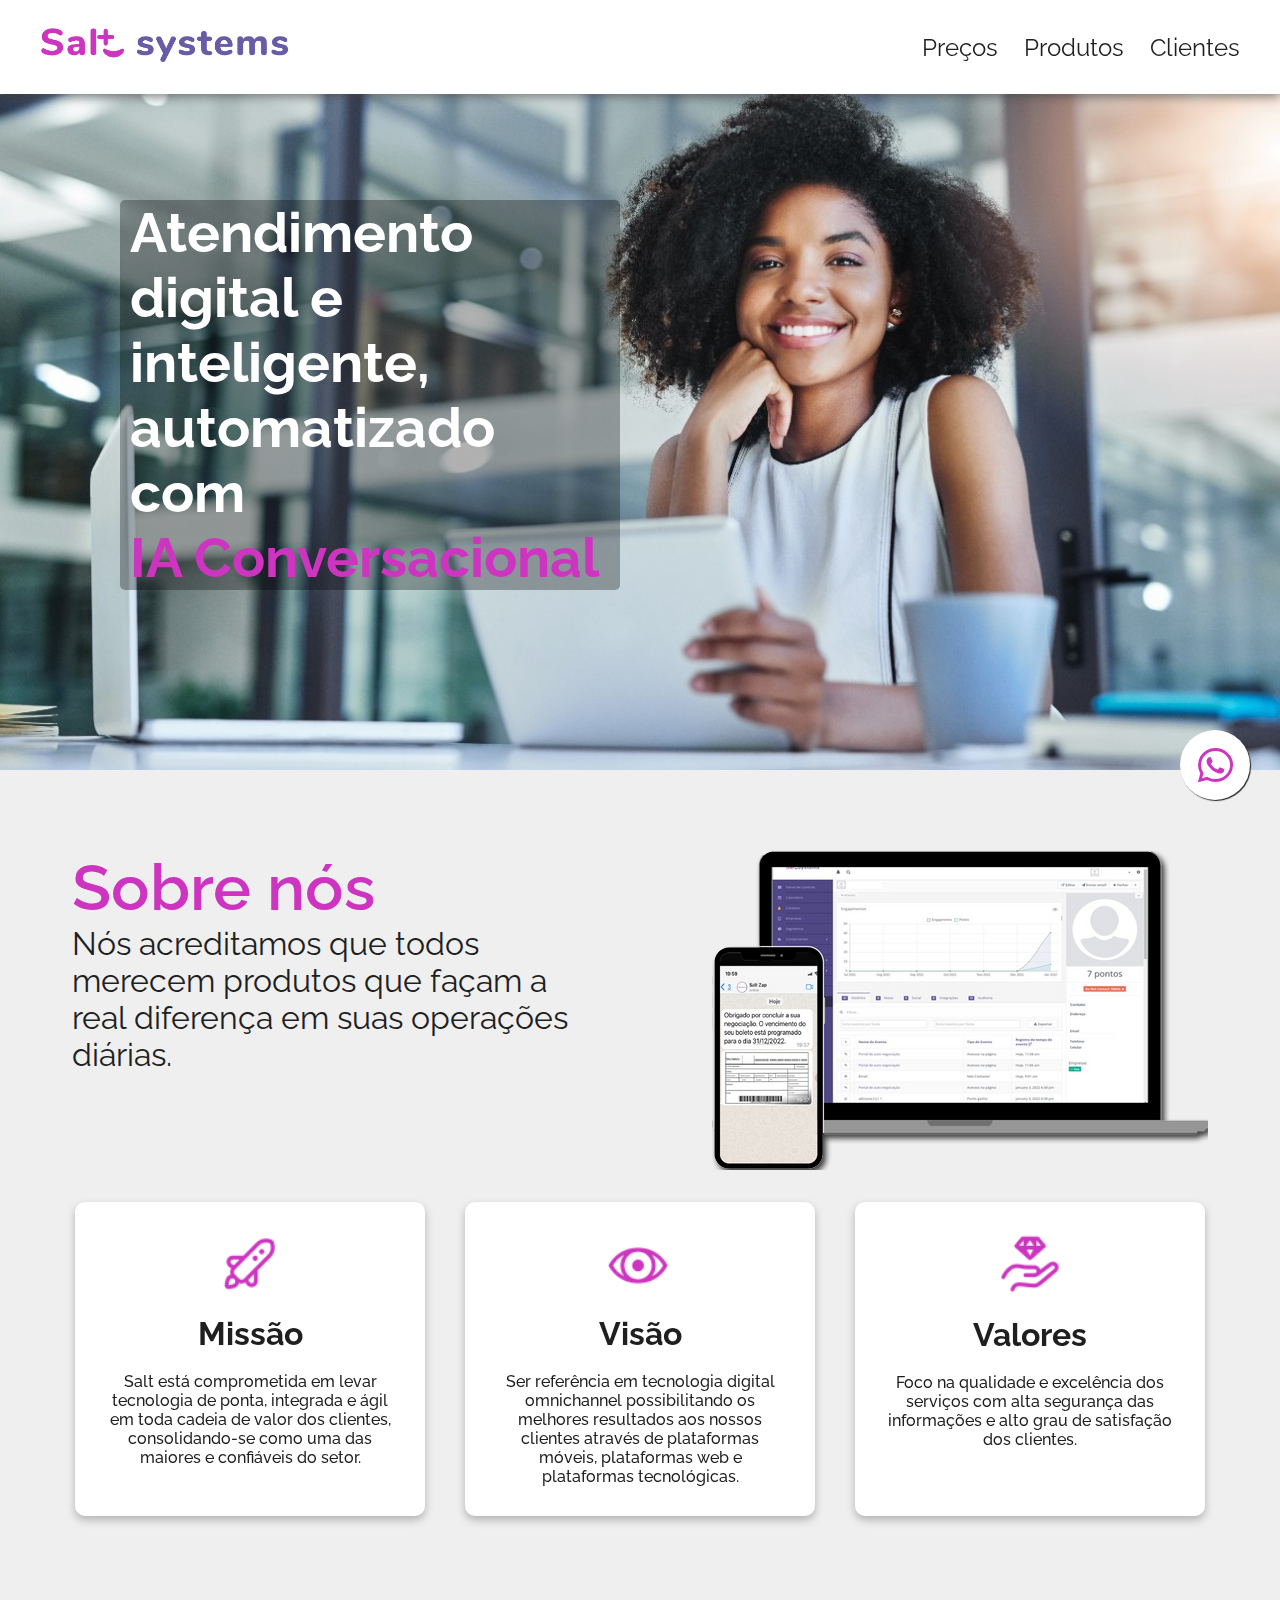
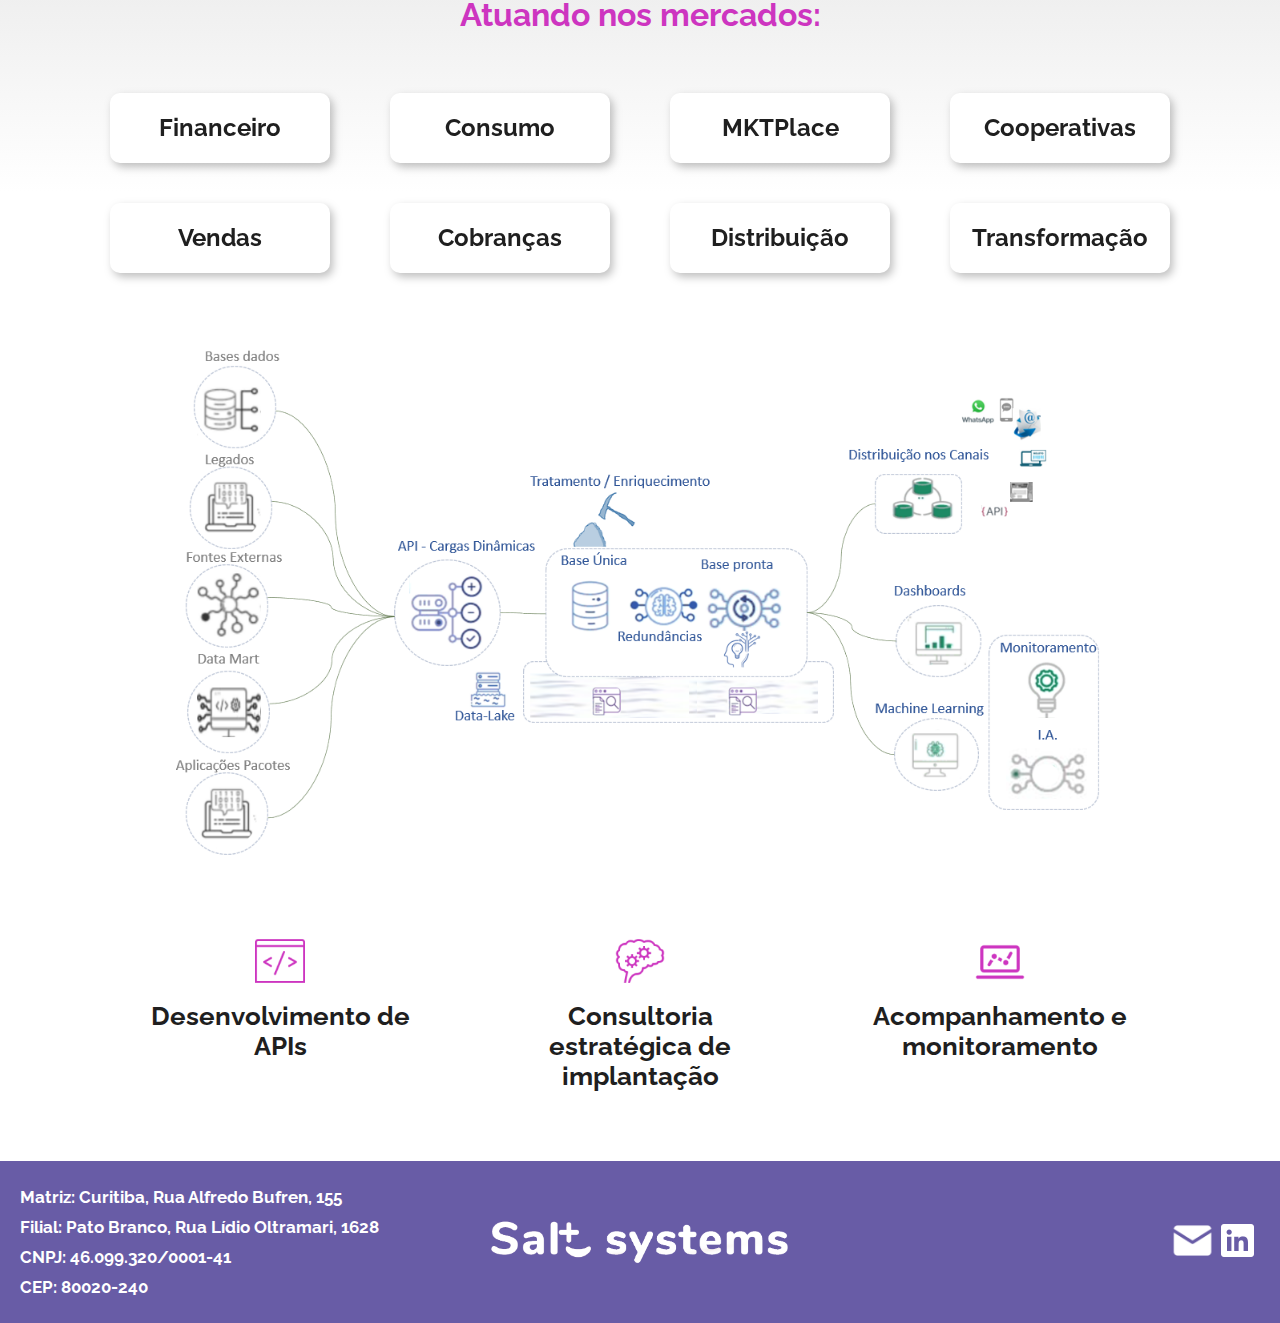
<file: index.html>
<!DOCTYPE html>
<html lang="pt">
<head>
    <meta charset="UTF-8">
    <meta name="viewport" content="width=device-width, initial-scale=1.0">
    <title>Salt Systems</title>
    <link rel="stylesheet" href="style.css">
    <script src="javascript.js"></script>
    <link rel="preconnect" href="https://fonts.googleapis.com">
<link rel="preconnect" href="https://fonts.gstatic.com" crossorigin>
<link href="https://fonts.googleapis.com/css2?family=Raleway:wght@100;300;500&display=swap" rel="stylesheet">
<link rel="stylesheet" href="https://cdnjs.cloudflare.com/ajax/libs/font-awesome/6.4.2/css/all.min.css">
<link rel="shortcut icon" href="./assets/favicon.ico" type="image/x-icon" />
</head>
<body>
    <header>
        <nav class="nav-bar">
                <div class="logotop">
                <a href="/index.html">
                    <img src="assets\logo_salt.png" class="logoheader" alt="logocolorida">
                </a>
                </div>

            <div class="nav-list">
                <ul>
                    <a href="/preco.html">Preços</a>
                    <a href="/produto.html">Produtos</a>
                    <a href="/clientes.html">Clientes</a>
                </ul>
            </div>

            <div class="mobile-menu-icon">
                <button onclick="menuShow()"><img class="menu" src="./assets/menu.png" alt=""></button>
            </div>
        </nav>

        <div class="mobile-menu">
            <ul>
                <a href="/preco.html">Preços</a>
                <a href="/produto.html">Produtos</a>
                <a href="/clientes.html">Clientes</a>
            </ul>
        </div>
    </header>
    <div class="section">
    <div class="background-inicio">
        <div class="texto-inicio">
            <h1>Atendimento digital e inteligente, automatizado com <br><span class="spansobre">IA Conversacional</span></h1>
        </div>
    </div>
    <div class="sobre-nos">
        <div class="sobre-imagem-texto">
            <div class="sobre-nos-texto">
                    <h1>Sobre nós</h1>
                    <p>Nós acreditamos que todos merecem produtos que façam a real diferença em suas operações diárias.</p>
            </div>
            <img src="./assets/Design sem nome sombra.png" alt="mockup" class="image-mockup">
        </div>
        <div class="cards">
            <div class="cards-info">
                <img src="./assets/Rocket.png" alt="" srcset="">
                <h1>Missão</h1>
                <p>Salt está comprometida em levar tecnologia de ponta, integrada e ágil em toda cadeia de valor dos clientes, consolidando-se como uma das maiores e confiáveis do setor.
                </p>
            </div>
            <div class="cards-info">
                <img src="./assets/Eye.png" alt="" srcset="">
                <h1>Visão</h1>
                <p>Ser referência em tecnologia digital omnichannel possibilitando os melhores resultados aos nossos clientes através de plataformas móveis, plataformas web e plataformas tecnológicas.
                </p>
            </div>
            <div class="cards-info">
                <img src="./assets/Diamond Care.png" alt="" srcset="">
                <h1>Valores</h1>
                <p>Foco na qualidade e excelência dos serviços com alta segurança das informações e alto grau de satisfação dos clientes.
                </p>
            </div>
        </div>
    </div>
    <div class="segmentos">
        <h1>Atuando nos mercados:</h1>
        <div class="segmento-responsivo">
        <div class="segmento-cards-topo">
            <div class="segmento-cards">
                <h2>Financeiro</h2>
            </div>
            <div class="segmento-cards">
                <h2>Consumo</h2>
            </div>
            <div class="segmento-cards">
                <h2>MKTPlace</h2>
            </div>
            <div class="segmento-cards">
                <h2>Cooperativas</h2>
            </div>
        </div>
        <div class="segmento-cards-baixo">
            <div class="segmento-cards">
                <h2>Vendas</h2>
            </div>
            <div class="segmento-cards">
                <h2>Cobranças</h2>
            </div>
            <div class="segmento-cards">
                <h2>Distribuição</h2>
            </div>
            <div class="segmento-cards">
                <h2>Transformação</h2>
            </div>
        </div>
    </div>
    </div>
    <div class="grafico-salt">
        <img src="./assets/Grafico eugenio.png" alt="grafico da salt"
        class="grafico-salt-img">
    </div>
    <div class="info-flutuante">
        <div class="info-flutuante-texto">
            <img src="./assets/Code.png" alt="" srcset="">
            <h1>Desenvolvimento de APIs</h1>
        </div>
        <div class="info-flutuante-texto">
            <img src="./assets/Critical Thinking.png" alt="" srcset="">
            <h1>Consultoria estratégica de implantação</h1>
        </div>
        <div class="info-flutuante-texto">
            <img src="./assets/Laptop Analytic.png" alt="" srcset="">
            <h1>Acompanhamento e monitoramento</h1>
        </div>
    </div>
    <div class="botaowhatsapp">
    <a href="https://api.whatsapp.com/send?phone=5546999121548&text=Ol%C3%A1%2C%20vim%20pelo%20portal%20Salt%20e%20gostaria%20de%20falar%20sobre%20parcerias%20e%20pre%C3%A7os!" class="icon" target="_blank">
        <i class="fab fa-whatsapp"></i>
    </a>
    </div>
</div>
<footer>
    <div class="info">
        <h1>Matriz: Curitiba, Rua Alfredo Bufren, 155</h1>
        <h1>Filial: Pato Branco, Rua Lídio Oltramari, 1628</h1>
        <h1>CNPJ: 46.099.320/0001-41</h1>
        <h1>CEP: 80020-240</h1>
    </div>
    <div class="logo">
        <img src="./assets/logo_salt_branco.png" alt="" srcset="">
    </div>
    <div class="icons">
        <a href="mailto:comercial@saltsystems.com.br">
        <img src="./assets/Email.png" alt="" class="email-image">
        </a>
        <a href="https://www.linkedin.com/company/saltsystems/" target="_blank">
        <img src="./assets/LinkedIn.png" alt="" srcset="">
        </a>
    </div>
</footer>
</body>
</html>
</file>
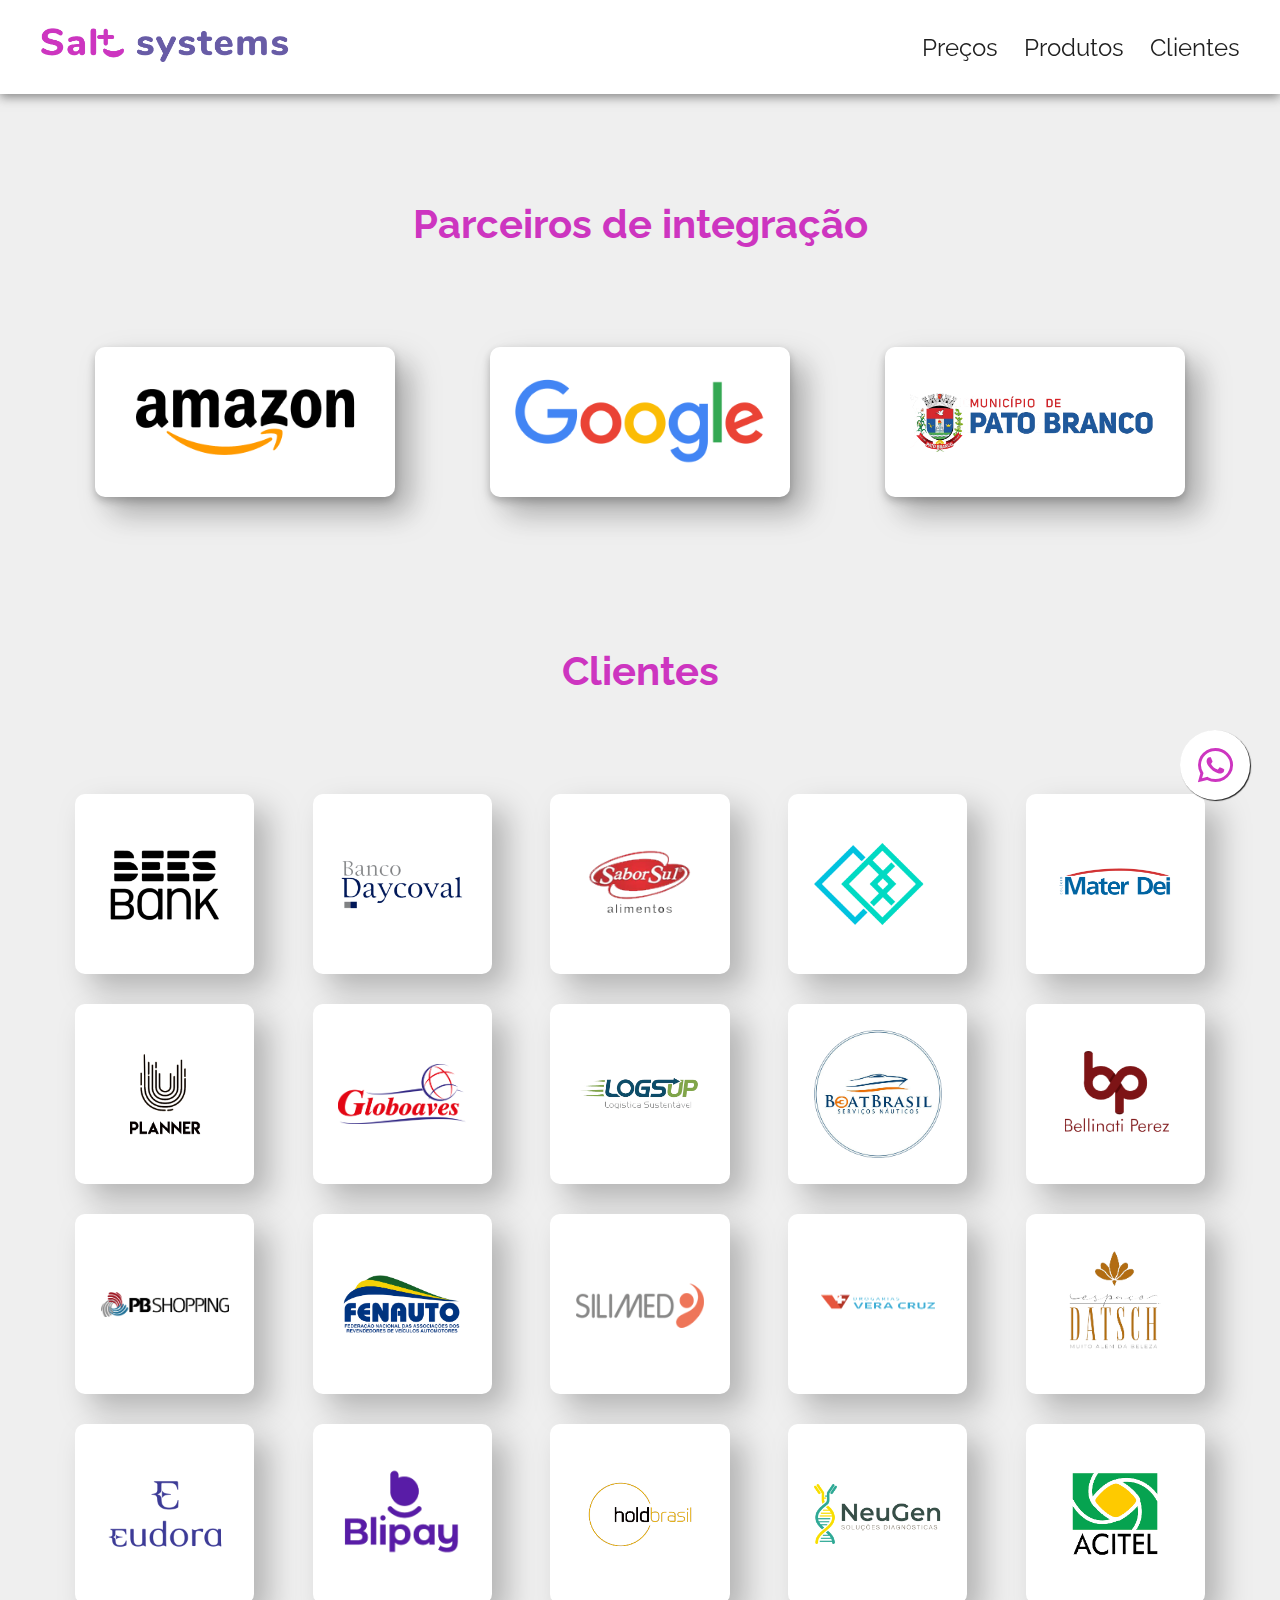
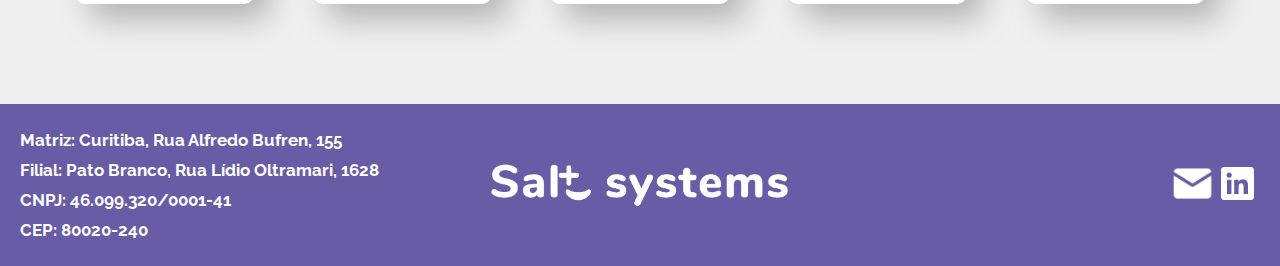
<file: clientes.html>
<!DOCTYPE html>
<html lang="pt">
<head>
    <meta charset="UTF-8">
    <meta name="viewport" content="width=device-width, initial-scale=1.0">
    <title>Salt Systems</title>
    <link rel="stylesheet" href="style.css">
    <script src="javascript.js"></script>
    <link rel="preconnect" href="https://fonts.googleapis.com">
<link rel="preconnect" href="https://fonts.gstatic.com" crossorigin>
<link href="https://fonts.googleapis.com/css2?family=Raleway:wght@100;300;500&display=swap" rel="stylesheet">
<link rel="stylesheet" href="https://cdnjs.cloudflare.com/ajax/libs/font-awesome/6.4.2/css/all.min.css">
<link rel="shortcut icon" href="./assets/favicon.ico" type="image/x-icon" />
</head>
<body class="abacliente">
    <header>
        <nav class="nav-bar">
                <div class="logotop">
                <a href="/index.html">
                    <img src="assets\logo_salt.png" class="logoheader" alt="logocolorida">
                </a>
                </div>

            <div class="nav-list">
                <ul>
                    <a href="/preco.html">Preços</a>
                    <a href="/produto.html">Produtos</a>
                    <a href="/clientes.html">Clientes</a>
                </ul>
            </div>

            <div class="mobile-menu-icon">
                <button onclick="menuShow()"><img class="menu" src="./assets/menu.png" alt=""></button>
            </div>
        </nav>

        <div class="mobile-menu">
            <ul>
                <a href="/preco.html">Preços</a>
                <a href="/produto.html">Produtos</a>
                <a href="/clientes.html">Clientes</a>
            </ul>
        </div>
    </header>
    <div class="section">
        <div class="parceiros-titulo">
            <h1>Parceiros de integração</h1>
        </div>
        <div class="parceiros-area">
            <div class="parceiros-cards">
                <img src="./assets/Amazon-Logo 1.png" alt="" srcset="">
            </div>
            <div class="parceiros-cards">
                <img src="./assets/Google_2015_logo 1.png" alt="" srcset="">
            </div>
            <div class="parceiros-cards">
                <img src="./assets/logo_prefeiturapatobranco 1.png" alt="" class="image-prefeitura">
            </div>
        </div>
        <div class="clientes-titulo">
            <h1>Clientes</h1>
        </div>
        <div class="clientes-area">
            <div class="clientes-cards">
                <img src="./assets/Clientes/BeesBank.png" alt="" srcset="">
            </div>
            <div class="clientes-cards">
                <img src="./assets/Clientes/BancoDayCoval.png" alt="" srcset="">
            </div>
            <div class="clientes-cards">
                <img src="./assets/Clientes/SaborSul.png" alt="" srcset="">
            </div>
            <div class="clientes-cards">
                <img src="./assets/Clientes/logo_vertti 1.png" alt="" srcset="">
            </div>
            <div class="clientes-cards">
                <img src="./assets/Clientes/MaterDei.png" alt="" srcset="">
            </div>
            <div class="clientes-cards">
                <img src="./assets/Clientes/UPlanner.png" alt="" srcset="">
            </div>
            <div class="clientes-cards">
                <img src="./assets/Clientes/Globoaves.png" alt="" srcset="">
            </div>
            <div class="clientes-cards">
                <img src="./assets/Clientes/LogsUp.png" alt="" srcset="">
            </div>
            <div class="clientes-cards">
                <img src="./assets/Clientes/BoatBrasil.png" alt="" srcset="">
            </div>
            <div class="clientes-cards">
                <img src="./assets/Clientes/BPLogoBranc 2.png" alt="" srcset="">
            </div>
            <div class="clientes-cards">
                <img src="./assets/Clientes/PBShopping.png" alt="" srcset="">
            </div>
            <div class="clientes-cards">
                <img src="./assets/Clientes/fenauto.png" alt="" srcset="">
            </div>
            <div class="clientes-cards">
                <img src="./assets/Clientes/Silimed.png" alt="" srcset="">
            </div>
            <div class="clientes-cards">
                <img src="./assets/Clientes/VeraCruz.png" alt="" srcset="">
            </div>
            <div class="clientes-cards">
                <img src="./assets/Clientes/EspaçoDatch.png" alt="" srcset="">
            </div>
            <div class="clientes-cards">
                <img src="./assets/Clientes/Eudora.png" alt="" srcset="">
            </div>
            <div class="clientes-cards">
                <img src="./assets/Clientes/Blipay.png" alt="" srcset="">
            </div>
            <div class="clientes-cards">
                <img src="./assets/Clientes/HoldBrasil.png" alt="" srcset="">
            </div>
            <div class="clientes-cards">
                <img src="./assets/Clientes/NeuGen.png" alt="" srcset="">
            </div>
            <div class="clientes-cards">
                <img src="./assets/Clientes/Acitel.png" alt="" srcset="">
            </div>
        </div>
    </div>
    <div class="botaowhatsapp">
        <a href="https://api.whatsapp.com/send?phone=5546999121548&text=Ol%C3%A1%2C%20vim%20pelo%20portal%20Salt%20e%20gostaria%20de%20falar%20sobre%20parcerias%20e%20pre%C3%A7os!" class="icon" target="_blank">
            <i class="fab fa-whatsapp"></i>
        </a>
    </div>
    <footer>
        <div class="info">
            <h1>Matriz: Curitiba, Rua Alfredo Bufren, 155</h1>
            <h1>Filial: Pato Branco, Rua Lídio Oltramari, 1628</h1>
            <h1>CNPJ: 46.099.320/0001-41</h1>
            <h1>CEP: 80020-240</h1>
        </div>
        <div class="logo">
            <img src="./assets/logo_salt_branco.png" alt="" srcset="">
        </div>
        <div class="icons">
            <a href="mailto:comercial@saltsystems.com.br">
            <img src="./assets/Email.png" alt="" class="email-image">
            </a>
            <a href="https://www.linkedin.com/company/saltsystems/" target="_blank">
            <img src="./assets/LinkedIn.png" alt="" srcset="">
            </a>
        </div>
    </footer>
    </body>
    </html>
</file>
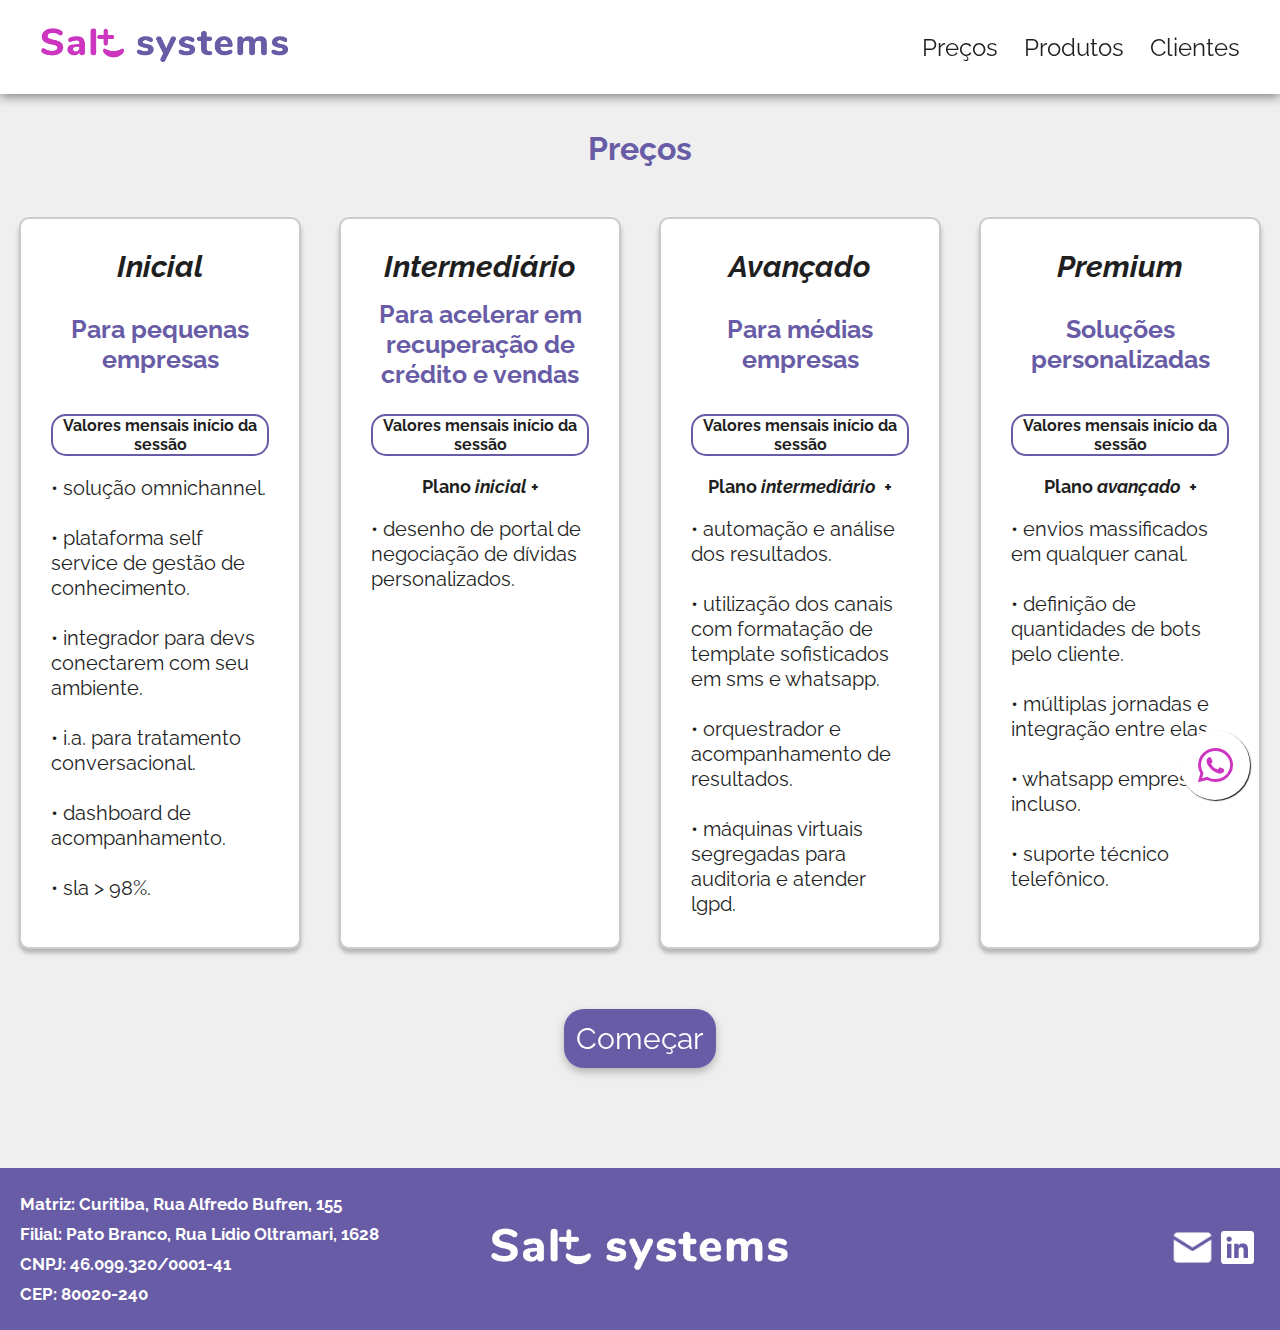
<file: preco.html>
<!DOCTYPE html>
<html lang="pt">
<head>
    <meta charset="UTF-8">
    <meta name="viewport" content="width=device-width, initial-scale=1.0">
    <title>Salt Systems: Preços</title>
    <link rel="stylesheet" href="style.css">
    <script src="javascript.js"></script>
    <link rel="preconnect" href="https://fonts.googleapis.com">
<link rel="preconnect" href="https://fonts.gstatic.com" crossorigin>
<link href="https://fonts.googleapis.com/css2?family=Raleway:wght@100;300;500&display=swap" rel="stylesheet">
<link rel="stylesheet" href="https://cdnjs.cloudflare.com/ajax/libs/font-awesome/6.4.2/css/all.min.css">
<link rel="shortcut icon" href="./assets/favicon.ico" type="image/x-icon" />
</head>
<body class="abaprecos">
    <header>
        <nav class="nav-bar">
                <div class="logotop">
                <a href="/index.html">
                    <img src="assets\logo_salt.png" class="logoheader" alt="logocolorida">
                </a>
                </div>

            <div class="nav-list">
                <ul>
                    <a href="/preco.html">Preços</a>
                    <a href="/produto.html">Produtos</a>
                    <a href="/clientes.html">Clientes</a>
                </ul>
            </div>

            <div class="mobile-menu-icon">
                <button onclick="menuShow()"><img class="menu" src="./assets/menu.png" alt=""></button>
            </div>
        </nav>

        <div class="mobile-menu">
            <ul>
                <a href="/preco.html">Preços</a>
                <a href="/produto.html">Produtos</a>
                <a href="/clientes.html">Clientes</a>
            </ul>
        </div>
    </header>
    <div class="section">
        <div class="precos">
            <h1>Preços</h1>
        </div>
        <div class="cards-precos-area">
            <div class="cards-precos">
                <div class="precos-titulo">
                    <h1>Inicial</h1>
                    <h2> Para pequenas empresas</h2>
                    <h4>Valores mensais início da sessão</h4>
                </div>
                <p> • Solução Omnichannel. <br><br> • Plataforma Self Service de gestão de conhecimento. <br><br> • Integrador para DEVs conectarem com seu ambiente. <br><br> • I.A. para tratamento conversacional. <br><br> • Dashboard de acompanhamento. <br><br> • SLA > 98%.</p>
            </div>
            <div class="cards-precos">
                <div class="precos-titulo">
                    <h1>Intermediário</h1>
                    <h2>Para acelerar em recuperação de crédito e vendas</h2>
                    <h4>Valores mensais início da sessão</h4>
                    <h3>Plano <span class="spanplanos">&nbsp;inicial&nbsp;
                    </span> +</h3>
                </div>
                <p> • Desenho de portal de negociação de dívidas personalizados.</p>
            </div>
            <div class="cards-precos">
                <div class="precos-titulo">
                    <h1>Avançado</h1>
                    <h2>Para médias empresas</h2>
                    <h4>Valores mensais início da sessão</h4>
                    <h3>Plano <span class="spanplanos">&nbsp;intermediário&nbsp; +</h3>
                </div>
                <p> • Automação e análise dos resultados. <br><br> • Utilização dos canais com formatação de template sofisticados em SMS e WhatsApp. <br><br> • Orquestrador e acompanhamento de resultados. <br><br> • Máquinas virtuais segregadas para auditoria e atender LGPD.</p>
            </div>
            <div class="cards-precos">
                <div class="precos-titulo">
                    <h1>Premium</h1>
                    <h2>Soluções personalizadas</h2>
                    <h4>Valores mensais início da sessão</h4>
                    <h3>Plano <span class="spanplanos">&nbsp;avançado&nbsp; +</h3>
                </div>
                <p> • Envios massificados em qualquer canal. <br><br> • Definição de quantidades de BOTs pelo cliente. <br><br> • Múltiplas jornadas e integração entre elas. <br><br> • WhatsApp empresas incluso. <br><br> • Suporte técnico telefônico.</p>
            </div>
        </div>
        <div class="comecarbuttonarea">
            <a href="https://api.whatsapp.com/send?phone=5546999121548&text=Ol%C3%A1%2C%20vim%20pelo%20portal%20Salt%20e%20gostaria%20de%20falar%20sobre%20parcerias%20e%20pre%C3%A7os!" target="_blank">
                <button class="comecarbutton"><p>Começar</p></button>
            </a>
        </div>
    </div>
    <div class="botaowhatsapp">
        <a href="https://api.whatsapp.com/send?phone=5546999121548&text=Ol%C3%A1%2C%20vim%20pelo%20portal%20Salt%20e%20gostaria%20de%20falar%20sobre%20parcerias%20e%20pre%C3%A7os!" class="icon" target="_blank">
            <i class="fab fa-whatsapp"></i>
        </a>
        </div>
    <footer>
        <div class="info">
            <h1>Matriz: Curitiba, Rua Alfredo Bufren, 155</h1>
            <h1>Filial: Pato Branco, Rua Lídio Oltramari, 1628</h1>
            <h1>CNPJ: 46.099.320/0001-41</h1>
            <h1>CEP: 80020-240</h1>
        </div>
        <div class="logo">
            <img src="./assets/logo_salt_branco.png" alt="" srcset="">
        </div>
        <div class="icons">
            <a href="mailto:comercial@saltsystems.com.br">
            <img src="./assets/Email.png" alt="" class="email-image">
            </a>
            <a href="https://www.linkedin.com/company/saltsystems/" target="_blank">
            <img src="./assets/LinkedIn.png" alt="" srcset="">
            </a>
        </div>
    </footer>
</body>
</html>
</file>
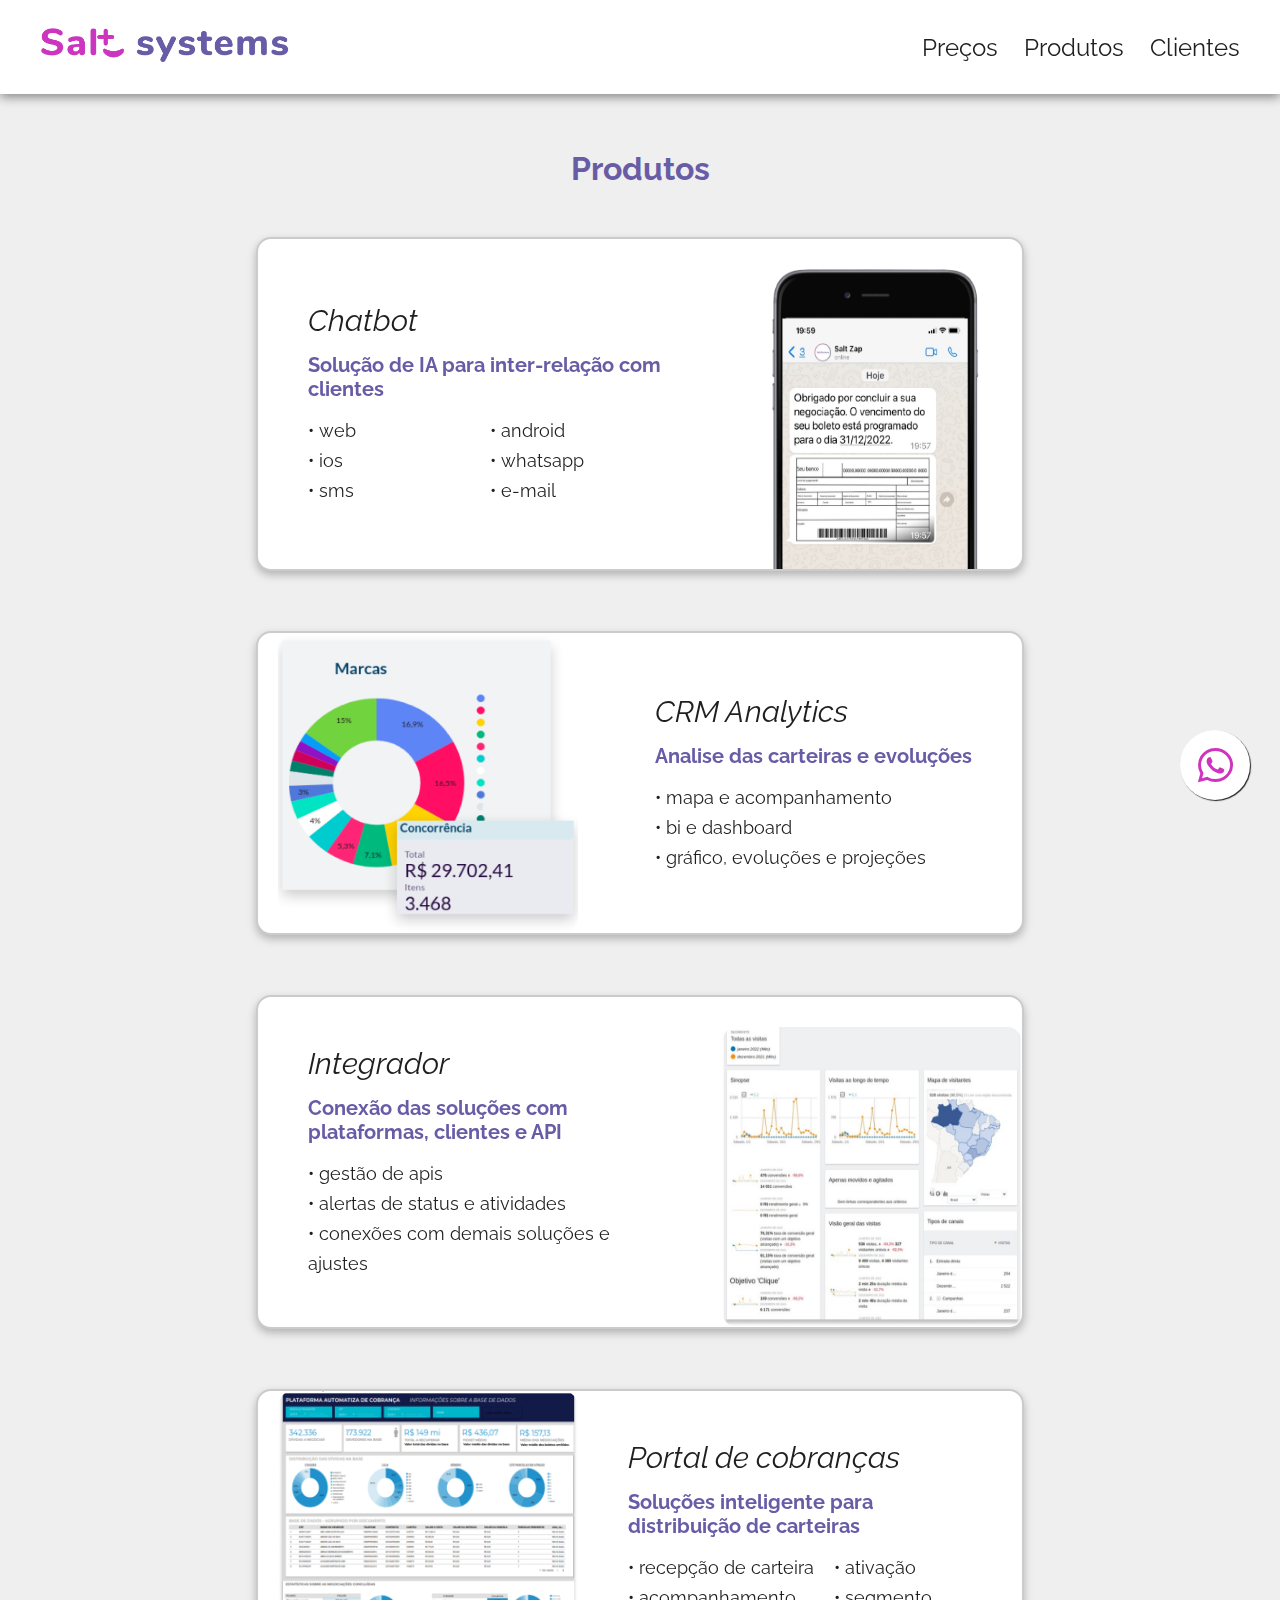
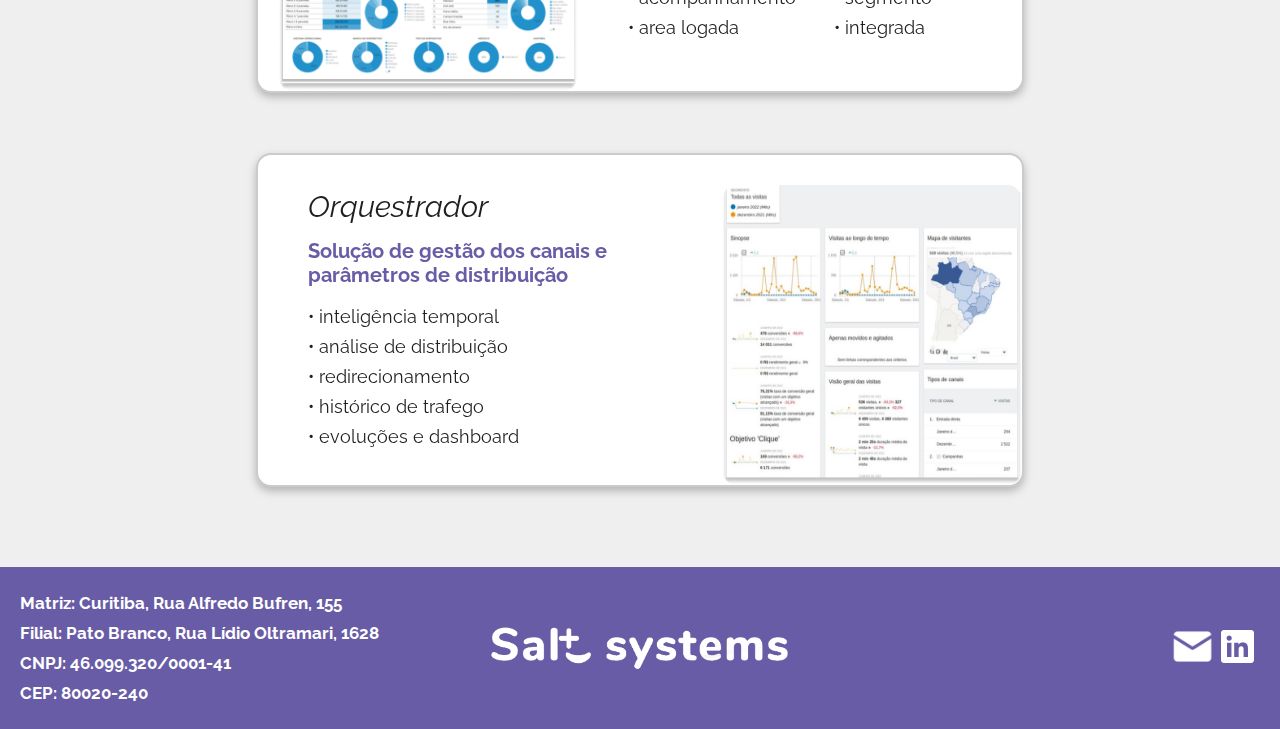
<file: produto.html>
<!DOCTYPE html>
<html lang="pt">
<head>
    <meta charset="UTF-8">
    <meta name="viewport" content="width=device-width, initial-scale=1.0">
    <title>Salt Systems: Produtos</title>
    <link rel="stylesheet" href="style.css">
    <script src="javascript.js"></script>
    <link rel="preconnect" href="https://fonts.googleapis.com">
<link rel="preconnect" href="https://fonts.gstatic.com" crossorigin>
<link href="https://fonts.googleapis.com/css2?family=Raleway:wght@100;300;500&display=swap" rel="stylesheet">
<link rel="stylesheet" href="https://cdnjs.cloudflare.com/ajax/libs/font-awesome/6.4.2/css/all.min.css">
<link rel="shortcut icon" href="./assets/favicon.ico" type="image/x-icon" />
</head>
<body class="abaproduto">
    <header>
        <nav class="nav-bar">
                <div class="logotop">
                <a href="/index.html">
                    <img src="assets\logo_salt.png" class="logoheader" alt="logocolorida">
                </a>
                </div>

            <div class="nav-list">
                <ul>
                    <a href="/preco.html">Preços</a>
                    <a href="/produto.html">Produtos</a>
                    <a href="/clientes.html">Clientes</a>
                </ul>
            </div>

            <div class="mobile-menu-icon">
                <button onclick="menuShow()"><img class="menu" src="./assets/menu.png" alt=""></button>
            </div>
        </nav>

        <div class="mobile-menu">
            <ul>
                <a href="/preco.html">Preços</a>
                <a href="/produto.html">Produtos</a>
                <a href="/clientes.html">Clientes</a>
            </ul>
        </div>
    </header>
    <div class="section">
        <div class="produtos">
            <h1>Produtos</h1>
        </div>
        <div class="produtos-area">
            <div class="produtos-cards">
                <div class="produtos-cards-sobre">
                <h1>Chatbot</h1>
                <p class="sobre-produtos">Solução de IA para inter-relação com clientes</p>
                <div class="topico-produtos-area">
                <p class="topico-produtos">• WEB</p>
                <p class="topico-produtos">• Android</p>
                <p class="topico-produtos">• IOS</p>
                <p class="topico-produtos">• Whatsapp</p>
                <p class="topico-produtos">• SMS</p>
                <p class="topico-produtos">• E-Mail</p>
                </div>
                </div>
                    <img src="./assets/saltzap (1) 1.png" class="produto-imagem" sobre-imagem srcset="">
            </div>
            <div class="produtos-cards-direita">
                <img src="./assets/crm 1.png" class="produto-imagem-esquerda" sobre-imagem srcset="">
                <div class="produtos-cards-sobre">
                <h1>CRM Analytics</h1>
                <p class="sobre-produtos">Analise das carteiras e evoluções</p>
                <div class="topico-produtos-area-unica">
                <p class="topico-produtos">• Mapa e acompanhamento</p>
                <p class="topico-produtos">• BI e dashboard</p>
                <p class="topico-produtos">• Gráfico, evoluções e projeções</p>
                </div>
                </div>
            </div>
            <div class="produtos-cards">
                <div class="produtos-cards-sobre">
                <h1>Integrador</h1>
                <p class="sobre-produtos">Conexão das soluções  com plataformas, clientes e API</p>
                <div class="topico-produtos-area-unica">
                <p class="topico-produtos">• Gestão de APIs</p>
                <p class="topico-produtos">• Alertas de status e atividades</p>
                <p class="topico-produtos">• Conexões com demais soluções e ajustes</p>
                </div>
                </div>
                    <img src="./assets/integrador 1.png" class="produto-imagem" sobre-imagem srcset="">
            </div>
            <div class="produtos-cards-direita">
                <img src="./assets/portalcobrança 1.png" class="produto-imagem-esquerda" sobre-imagem srcset="">
                <div class="produtos-cards-sobre">
                <h1>Portal de cobranças</h1>
                <p class="sobre-produtos">Soluções inteligente para distribuição de carteiras</p>
                <div class="topico-produtos-area-portal">
                <p class="topico-produtos">• Recepção de carteira</p>
                <p class="topico-produtos">• Ativação</p>
                <p class="topico-produtos">• Acompanhamento</p>
                <p class="topico-produtos">• Segmento</p>
                <p class="topico-produtos">• Area logada</p>
                <p class="topico-produtos">• Integrada</p>
                </div>
                </div>
            </div>
            <div class="produtos-cards">
                <div class="produtos-cards-sobre">
                <h1>Orquestrador</h1>
                <p class="sobre-produtos">Solução de gestão dos canais e parâmetros de distribuição</p>
                <div class="topico-produtos-area-unica">
                <p class="topico-produtos">• Inteligência temporal</p>
                <p class="topico-produtos">• Análise de distribuição</p>
                <p class="topico-produtos">• Redirecionamento</p>
                <p class="topico-produtos">• Histórico de trafego</p>
                <p class="topico-produtos">• Evoluções e dashboard</p>
                </div>
                </div>
                    <img src="./assets/integrador 1.png" class="produto-imagem" sobre-imagem srcset="">
            </div>
        </div>
    </div>
    <div class="botaowhatsapp">
        <a href="https://api.whatsapp.com/send?phone=5546999121548&text=Ol%C3%A1%2C%20vim%20pelo%20portal%20Salt%20e%20gostaria%20de%20falar%20sobre%20parcerias%20e%20pre%C3%A7os!" class="icon" target="_blank">
            <i class="fab fa-whatsapp"></i>
        </a>
        </div>
    </div>
    <footer>
        <div class="info">
            <h1>Matriz: Curitiba, Rua Alfredo Bufren, 155</h1>
            <h1>Filial: Pato Branco, Rua Lídio Oltramari, 1628</h1>
            <h1>CNPJ: 46.099.320/0001-41</h1>
            <h1>CEP: 80020-240</h1>
        </div>
        <div class="logo">
            <img src="./assets/logo_salt_branco.png" alt="" srcset="">
        </div>
        <div class="icons">
            <a href="mailto:comercial@saltsystems.com.br">
            <img src="./assets/Email.png" alt="" class="email-image">
            </a>
            <a href="https://www.linkedin.com/company/saltsystems/" target="_blank">
            <img src="./assets/LinkedIn.png" alt="" srcset="">
            </a>
        </div>
    </footer>
    </body>
    </html>
</file>
<file: style.css>
* {
    margin: 0;
    padding: 0;
    box-sizing: border-box;
    font-family: 'Raleway', sans-serif;
}

body::-webkit-scrollbar {
    width: 12px;
}

body::-webkit-scrollbar-track {
    background: rgba(255, 166, 0, 0);
}

body::-webkit-scrollbar-thumb {
    background-color: rgb(161, 161, 161);
    border-radius: 20px;
}

header {
    background-color: #ffffff;
    box-shadow: 0px 3px 10px #464646a1;
    color: #fff;
    position: fixed;
    top: 0;
    width: 100vw;
    z-index: 10;
    padding: 20px;
    
}

.nav-list a:hover {
    border-bottom: 2px solid #CD35C0 !important;
}

.logoheader {
    max-width: 250px;
}

img.menu {
    width: 50px;
}

.logotop {
    display: flex;
    align-items: center;
}

.nav-bar {
    display: flex;
    justify-content: space-between;
    height: 6vh;
    margin-right: 20px;
}

.nav-list {
    display: flex;
    align-items: center;
    font-size: x-large;
}


nav a {
    text-decoration: none;
    color: #1f1f1f;
    margin-left: 20px;

}

.mobile-menu-icon {
    display: none;
}

.mobile-menu {
    display: none;
}

.mobile-menu a {
    text-decoration: none;
    color: #1f1f1f;
}

.section {
    margin-top: 50px;
}

.background-inicio {
    background-image: url(assets/Imagem-texto-inicial.jpg);
    background-size: cover;
    background-position: center;
    background-repeat: no-repeat;
    height: 80vh;
    flex-shrink: 0;
}

.texto-inicio {
    width: 500px;
    height: 243px;
    position: absolute;
    left: 120px;
    top: 200px;
    color: #FFF;
    font-family: Raleway;
    font-style: normal;
    font-weight: 700;
    line-height: normal;
    
}

.texto-inicio h1 {
    font-size: 55px;
    background-color: rgba(0, 0, 0, 0.3);
    padding-left: 10px;
    border-radius: 5px;
}

.spansobre {
    color: #CD35C0;
}

.sobre-nos {
    max-width: 100vw;
    background-color: #efefef;
    display: flex;
    align-items: center;
    justify-content: space-evenly;
    padding: 80px 50px;
    flex-direction: column;
}

.sobre-imagem-texto {
    display: flex;
    margin-bottom: 2em;
}

.sobre-nos-texto {
    width: 50vw;
    margin-bottom: 50px;
}

.sobre-nos-texto h1 {
    color: #CD35C0;
    font-family: Raleway;
    font-size: 64px;
    font-style: normal;
    font-weight: 600;
    line-height: normal;
}

.sobre-nos-texto p{
    color: #1f1f1f;
    font-family: Raleway;
    font-size: 32px;
    font-style: normal;
    font-weight: 400;
    line-height: normal;
    width: 40vw;
}

.cards {
    display: flex;
    gap: 40px;
    background-color: #Efefef;
    justify-content: center;
}

.cards-info {
    text-align: center;
    background-color: white;
    width: 350px;
    border-radius: 10px;
    padding: 30px;
    display: flex;
    flex-direction: column;
    gap: 20px;
    align-items: center;
    font-weight: 500;
    filter: drop-shadow(0px 4px 4px rgba(0, 0, 0, 0.25));
    color: #1f1f1f;
}

.cards-info img {
    width: 100px;
}

.segmentos {
    padding: 00px 50px;
    background: linear-gradient(180deg, #efefef 0.13%, rgba(231, 231, 231, 0.00) 58.31%);
}

.segmentos h1 {
    color: #CD35C0;
    text-align: center;
}

.segmento-cards-topo {
    display: flex;
    flex-direction: row;
    justify-content: center;
    padding: 20px;
    gap: 60px;
}

.segmento-cards-baixo {
    display: flex;
    flex-direction: row;
    justify-content: center;
    padding: 20px;
    gap: 60px;
}

    .segmento-responsivo {
        padding: 40px;
    }

.segmento-cards {
    display: flex;
    background-color: rgb(255, 255, 255);
    width: 280px;
    height: 70px;
    align-items: center;
    justify-content: center;
    border-radius: 3px;
    filter: drop-shadow(3px 4px 4px rgba(0, 0, 0, 0.25));
    border-radius: 10px;
    color: #1f1f1f;
}

.grafico-salt {
    display: flex;
    align-items: center;
    justify-content: center;
}

.grafico-salt-img {
    width: 80vw;
}

.info-flutuante {
    display: flex;
    flex-direction: row;
    justify-content: center;
    gap: 10px;
    margin-top: 20px;
    margin-bottom: 40px;
}

.info-flutuante-texto {
    text-align: center;
    background-color: rgb(255, 255, 255);
    width: 350px;
    border-radius: 5px;
    padding: 30px;
    display: flex;
    flex-direction: column;
    align-items: center;
    font-weight: 500;
    font-size: small;
    color: #1f1f1f;
}

.info-flutuante img {
    width: 50px;
    text-align: center;
    margin-bottom: 15px;
}

footer {
    background-color: #685CA6;
    height: 18vh;
    max-width: 100vw;
    display: flex;
    flex-direction: row;
    justify-content: space-between;
    align-items: center;
    padding: 0 20px;
}

.info {
    display: flex;
    flex-direction: column;
    width: 33vw;
    justify-content: center;
    gap: 10px;
    color: white;
}

.info h1{
    font-size: 20px;
    font-style: normal;

}

.logo {
    display: flex;
    align-items: center;
    justify-content: center;
    width: 33vw;
}

.logo img{
    width: 300px;
}

.email-image {
    width: 45px;
    height: 45px;
}

.icons {
    display: flex;
    align-items: center;
    width: 33vw;
    justify-content: right;
}

.icon {
    display: flex;
    position: fixed;
    bottom: 100px;
    right: 30px;
    font-size: 40px;
    background-color: white;
    color: #CD35C0;
    border-radius: 50%;
    padding: 10px;
    width: 70px;
    height: 70px;
    text-align: center;
    text-decoration: none;
    z-index: 100;
    align-items: center;
    justify-content: center;
    box-shadow: 1px 1px 1px #212121;
}

.icon:hover {
    background-color: white;
    color: #685CA6;
    font-weight: 900;
    box-shadow: 1px 1px 1px #685CA6;
}

/* FIM DO CSS ABA INICIAL*/ /*INICIO DO CSS ABA PREÇO*/

.precos {
    padding-top: 80px;
    color: rgba(104, 92, 166, 1);
    justify-content: center;
    display: flex;
}

.cards-precos-area {
    display: flex;
    flex-direction: row;
    justify-content: space-around;
    margin-top: 50px;
    padding-bottom: 60px;
}

.abaprecos .section {
    background-color: #efefef;
}

.cards-precos {
    border-radius: 10px;
    background: white;
    color: black;
    box-shadow: 0px 4px 4px 0px rgba(0, 0, 0, 0.25);
    padding: 30px;
    width: 22vw;
    border: 2px solid #cbcbcb;
    transition: 0.5s ease-out;
}

.cards-precos:hover {
    transform: scale(1.03);
    cursor: pointer;

}

.cards-precos h1{
    justify-content: center;
    display: flex;
    font-style: italic;
    font-size: 30px;
    color: #1f1f1f;
}

.cards-precos h2{
    justify-content: center;
    display: flex;
    font-size: 25px;
    margin-top: 10px;
    text-align: center;
    color: #685CA6;
    height: 100px;
    align-items: center;
}

.cards-precos h3{
    justify-content: center;
    display: flex;
    font-size: 18px;
    margin-top: 20px;
    text-align: center;
    color: #1f1f1f;
}

    .cards-precos h4 {
        margin-top: 20px;
        display: flex;
        justify-content: center;
        text-align: center;
        border: 2px solid #685CA6;
        border-radius: 15px;
        color: #1f1f1f;
    }

    .spanplanos {
        font-style: italic;
    }

    .cards-precos p{
        margin-top: 20px;
        font-size: 20px;
        line-height: 25px;
        color: #1f1f1f;
        text-transform: lowercase;
    }

    .comecarbuttonarea {
        display: flex;
        align-items: center;
        justify-content: center;
        padding-bottom: 100px;
    }

    .comecarbutton {
        background-color: #685CA6;
        border-radius: 20px;
        border: none;
        padding: 12px;
        color: white;
        font-size: 30px;
        cursor: pointer;
        filter: drop-shadow(0px 4px 4px rgba(0, 0, 0, 0.25));
        transition: 0.3s ease-out;
    }

    .comecarbutton:hover {
        background-color: #4c427d;
    }

/* FIM DO CSS ABA PREÇO*/ /*INICIO DO CSS ABA PRODUTOS*/

    .abaproduto .section {
        background-color: #efefef;
    }

    .produtos {
        padding-top: 100px;
        color: rgba(104, 92, 166, 1);
        justify-content: center;
        display: flex;
        margin-bottom: 50px;
    }

    .produtos-area {
        display: flex;
        flex-direction: column;
        align-items: center;
        gap: 60px;
        padding-bottom: 80px;
    }

    .produtos-cards {
        display: flex;
        flex-direction: row;
        background-color: #FFF;
        border: 2px solid #cbcbcb;
        border-radius: 15px;
        width: 60vw;
        justify-content: space-between;
        filter: drop-shadow(0px 4px 4px rgba(0, 0, 0, 0.25));
        color: #1f1f1f;
    }

    .produtos-cards-direita {
        display: flex;
        flex-direction: row;
        background-color: #FFF;
        border: 2px solid #cbcbcb;
        border-radius: 15px;
        width: 60vw;
        justify-content: space-between;
        filter: drop-shadow(0px 4px 4px rgba(0, 0, 0, 0.25));
        color: #1f1f1f;
    }

    .sobre-produtos {
        color: #685CA6;
        font-weight: 700;
        font-size: 20px;
    }

    .topico-produtos {
        line-height: 30px;
        font-size: 20px;
        text-transform: lowercase;
    }

    .topico-produtos-area {
        display: grid;
        grid-template-columns: 2fr 2fr;
    }

    .topico-produtos-area-portal {
        display: grid;
        grid-template-columns: 3fr 2fr;
    }

    .topico-produtos-area-unica {
        display: grid;
        grid-template-columns: 2fr;
    }

    .produtos-cards-sobre h1 {
        font-style: italic;
        font-size: 50px;
        font-weight: 400;
    }

    .produtos-cards-sobre {
        padding: 0 50px;
        gap: 15px;
        display: flex;
        flex-direction: column;
        justify-content: center;
    }

    .produto-imagem {
        margin-top: 30px;
        border-radius: 15px;
        
    }

    .produto-imagem-esquerda {
        margin-left: 20px;
        border-radius: 15px;
    }

/* FIM DO CSS ABA PRODUTOS*/ /*INICIO DO CSS ABA CLIENTES */

    .abacliente .section {
        background-color: #efefef;
    }

    .parceiros-titulo {
        padding-top: 150px;
        color: #CD35C0;
        font-size: 20px;
        display: flex;
        justify-content: center;
        padding-bottom: 100px;
    }

    .parceiros-area {
        display: flex;
        flex-direction: row;
        justify-content: space-evenly;
    }

    .parceiros-cards {
        background-color: white;
        border: 2px pink;
        height: 200px;
        width: 400px;
        align-items: center;
        justify-content: center;
        display: flex;
        border-radius: 10px;
        filter: drop-shadow(15px 15px 15px rgba(0, 0, 0, 0.25)) drop-shadow(0px 4px 4px rgba(0, 0, 0, 0.25));
    }

    .image-prefeitura {
        width: 350px;
    }

    .clientes-titulo {
        padding-top: 50px;
        color: #CD35C0;
        font-size: 20px;
        justify-content: center;
        display: flex;
        margin-top: 100px;
        margin-bottom: 100px;
    }

    .clientes-area {
        display: grid;
        grid-template-columns: repeat(5, 17%);
        gap: 30px 20px;
        place-items: center;
        justify-content: center;
        padding-bottom: 100px;
    }

    .clientes-cards {
        display: flex;
        justify-content: center;
        align-items: center;
        width: 14vw;
        height: 20vh;
        background-color: white;
        border-radius: 10px;
        filter: drop-shadow(15px 15px 15px rgba(0, 0, 0, 0.25));
    }

    .clientes-cards img {
        width: 10vw;
    }

/* FIM DO CSS ABA CLIENTES*/ /*FIM DO PORTAL VERSÃO 1 */

@media screen and (max-width: 1300px) {
    .produto-imagem {
        height: 300px;
        width: 300px;
    }

    .produto-imagem-esquerda {
        width: 300px;
        height: 300px;
    }

    .produtos-cards {
        align-items: center;
        display: flex;
    }

    .produtos-cards-direita {
        align-items: center;
        display: flex;
    }

    .produtos-cards-sobre h1 {
        font-size: 30px;
    }

    .topico-produtos {
        font-size: 18px;
    }
    
    .topico-produtos-area {
        grid-template-columns: 2fr 2fr;
    }

    .parceiros-cards {
        width: 300px;
        height: 150px;
    }

    .parceiros-cards img {
        width: 250px;
    }

    .info h1 {
        font-size: 17px;
    }
}

@media screen and (max-width: 1200px) {

    .cards {
        flex-direction: column;
    }

    .image-mockup {
        width: 300px;
        height: 30vh;
    }

    .segmento-cards-topo {
        flex-direction: column;
    }

    .segmento-cards-baixo {
        flex-direction: column;
    }

    .segmento-responsivo {
        display: flex;
        align-items: center;
        justify-content: center;
    }

    .sobre-nos-texto h1 {
        font-size: 50px;
    }

    .sobre-nos-texto p {
        font-size: 25px;
    }

    .info h1 {
        font-size: 13px;
    }

    .cards-precos-area {
        flex-direction: column;
        justify-content: center;
        align-items: center;
    }

    .cards-precos {
        flex-direction: row;
        display: flex;
        width: 80vw;
        margin-bottom: 50px;
        gap: 50px;
        justify-content: space-between;
    }

    .cards-precos p {
        margin: 0;
    }

    .precos-titulo {
        display: flex;
        flex-direction: column;
        justify-content: center;
    }

    .cards-precos h2 {
        width: 300px;
    }
    
    .produtos-cards {
        flex-direction: column;
        width: 50vw;
    }

    .produtos-cards-direita {
        flex-direction: column-reverse;
        width: 50vw;
    }

    .produtos-cards-sobre {
        align-items: center;
        margin-top: 20px;

    }

    .sobre-produtos {
        text-align: center;
    }

    .topico-produtos-area-unica {
        display: flex;
        flex-direction: column;
    }

    .topico-produtos-area-portal {
        display: flex;
        flex-direction: column;
    }

    .produto-imagem-esquerda {
        margin-left: 0;
    }

    .parceiros-cards {
        width: 250px;
        height: 120px;
    }

    .parceiros-cards img {
        width: 200px;
    }

}

@media screen and (max-width: 800px) {
    .nav-bar {
        padding: 1.5rem;
    }

    .sobre-imagem-texto {
        align-items: center;
        text-align: center;
    }

    .sobre-nos-texto {
        align-items: center;
    }

    .nav-list {
        display: none;
    }

    .mobile-menu-icon {
        display: block;
    }

    .mobile-menu-icon button {
        background-color: transparent;
        border: none;
        cursor: pointer;
    }

    .mobile-menu ul {
        display: flex;
        flex-direction: column;
        text-align: center;
        padding: 0px 0;
        font-size: 20px;
        line-height: 30px;
    }

    .mobile-menu .nav-list {
        display: block;
        padding: 1.2rem;
    }

    .open {
        display: block;
    }

    nav {
        align-items: center;
    }

    .cards {
        flex-direction: column;
    }

    .image-mockup {
        width: 250px;
        height: 25vh;
    }

    .info-flutuante {
        flex-direction: column;
        align-items: center;
    }

    .texto-inicio {
        width: 357px;
        height: 100px;
        position: absolute;
        left: 120px;
        top: 450px;
    }

    .texto-inicio h1 {
        font-size: 35px;
    }

    .sobre-nos-texto h1 {
        font-size: 50px;
    }

    .sobre-nos-texto p {
        font-size: 25px;
    }

    .sobre-nos-texto {
        display: flex;
        flex-direction: column;
    }
    
    .info h1 {
        font-size: 10px;
    }

    .segmento-cards h2 {
        font-size: 18px;
    }

    .segmento-cards {
        display: flex;
        background-color: rgb(255, 255, 255);
        width: 150px;
        height: 50px;
    }
    
    .sobre-imagem-texto {
        flex-direction: column;
    }

    .logo img{
        width: 200px;
    }

    .precos-titulo h1{
        font-size: 25px;
    }

    .precos-titulo h2 {
        font-size: 22px;
        width: 100%;
    }

    .precos-titulo {
        font-size: 10px;
    }

    .cards-precos {
        display: flex;
        flex-direction: column;
    }

    .precos-titulo h4 {
        font-size: 20px;
        padding: 10px;
        border-radius: 50px;
    }

    .produto-imagem {
        width: 250px;
        height: 250px;
    }

    .produto-imagem-esquerda {
        width: 250px;
        height: 250px;
    }
    
    .produtos-cards-sobre h1 {
        font-size: 25px;
    }

    .sobre-produtos {
        font-size: 20px;
    }

    .topico-produtos {
        font-size: 20px;
    }

    .produtos-cards {
        width: 80vw;
    }

    .produtos-cards-direita {
        width: 80vw;
    }


    .topico-produtos-area {
        grid-template-columns: 2fr 2fr;
    }

    .parceiros-area {
        flex-direction: column;
        align-items: center;
        gap: 50px;
    }

    .parceiros-cards {
        width: 400px;
        height: 150px;
    }

    .parceiros-cards img {
        width: 300px;
    }

    .clientes-area {
        grid-template-columns: repeat(4, 17%);
    }

    .clientes-cards {
        width: 18vw;
        filter: drop-shadow(3px 3px 2px rgba(0, 0, 0, 0.25));
    }

}

@media screen and (max-width: 650px) {
    .clientes-area {
        grid-template-columns: repeat(3, 22%);
    }

    .clientes-cards {
        width: 22vw;
    }
}

@media screen and (max-width: 500px) {

    .cards-info {
        width: 60vw;
    }

    .cards-info h1 {
        font-size: 25px;
    }

    .cards-info p {
        font-size: 15px;
    }

    .grafico-salt-img {
        width: 90vw;
    }
    
    .produtos-cards-sobre {
        padding: 0;
    }

    .cards-info img {
        width: 50px;
    }

    .image-mockup {
        width: 200px;
        height: 20vh;
    }

    .sobre-nos-texto h1 {
        font-size: 40px;
    }

    .sobre-nos-texto p {
        font-size: 20px;
    }

    .sobre-nos {
        padding: 30px 80px;
    }

    .texto-inicio {
        width: 323px;
        height: 99px;
        position: absolute;
        left: 50px;
        top: 450px;
    }

    .texto-inicio h1 {
        font-size: 30px;
    }

    .info-flutuante img{
        width: 30px;
    }

    .info-flutuante h1{
        font-size: 20px;
    }

    .logo img{
        width: 100px;
    }

    .produto-imagem {
        width: 250px;
        height: 180px;
    }

    .produtos-cards {
        padding: 10px ;
    }

    .produtos-cards-direita {
        padding: 10px ;
    }

    .produto-imagem-esquerda {
        width: 250px;
        height: 180px;
    }

    .topico-produtos {
        font-size: 17px;
    }

    .clientes-area {
        grid-template-columns: repeat(2, 40%);
    }

    .clientes-cards {
        width: 40vw;
    }

    .clientes-cards img {
        width: 30vw;
    }

    .parceiros-cards {
        width: 300px;
    }

    .parceiros-cards img {
        width: 200px;
    }

    .parceiros-titulo h1 {
        font-size: 25px;
    }

    .logoheader {
        width: 180px;
    }

}

@media screen and (max-width: 380px) {

    .image-mockup {
        width: 150px;
        height: 15vh;
    }

    .logoheader {
        width: 150px;
    }

    .segmento-cards h2 {
        font-size: 12px;
    }

    .segmento-cards {
        display: flex;
        background-color: rgb(255, 255, 255);
        width: 100px;
        height: 40px;
    }

    .mobile-menu ul {
        font-size: 15px;
    }

    img.menu {
        width: 40px;
    }

    .icon {
        width: 60px;
        height: 60px;
    }
    
    .botaowhatsapp i {
        font-size: 30px;
    }

    .info h1{
        font-size: 8px;
    }

    .icons img {
        width: 20px;
        height: 20px;
    }

    .info-flutuante-texto {
        width: 50vw;
    }


    .segmento-cards-baixo {
        width: 45vw;
    }

    .segmento-cards-topo {
        width: 45vw;
    }

    .segmento-cards h2 {
        font-size: 13px;
    }

    .segmento-cards {
        width: 100px;
    }

    .background-inicio {
        height: 60vh;
    }

    .texto-inicio {
        width: 269px;
        height: 99px;
        position: absolute;
        left: 50px;
        top: 350px;
    }

    .texto-inicio h1 {
        font-size: 25px;
    }

    .sobre-nos-texto p {
        width: 60vw;
    }

    .sobre-nos-texto h1 {
        width: 60vw;
        font-size: 30px;
    }

    .logo img{
        width: 75px;
    }

    .precos-titulo h4 {
        font-size: 15px;
    }

    .cards-precos p {
        font-size: 15px;
    }

    .produto-imagem {
        width: 200px;
        height: 150px;
    }

    .produto-imagem-esquerda {
        width: 200px;
        height: 150px;
    }

}
</file>
